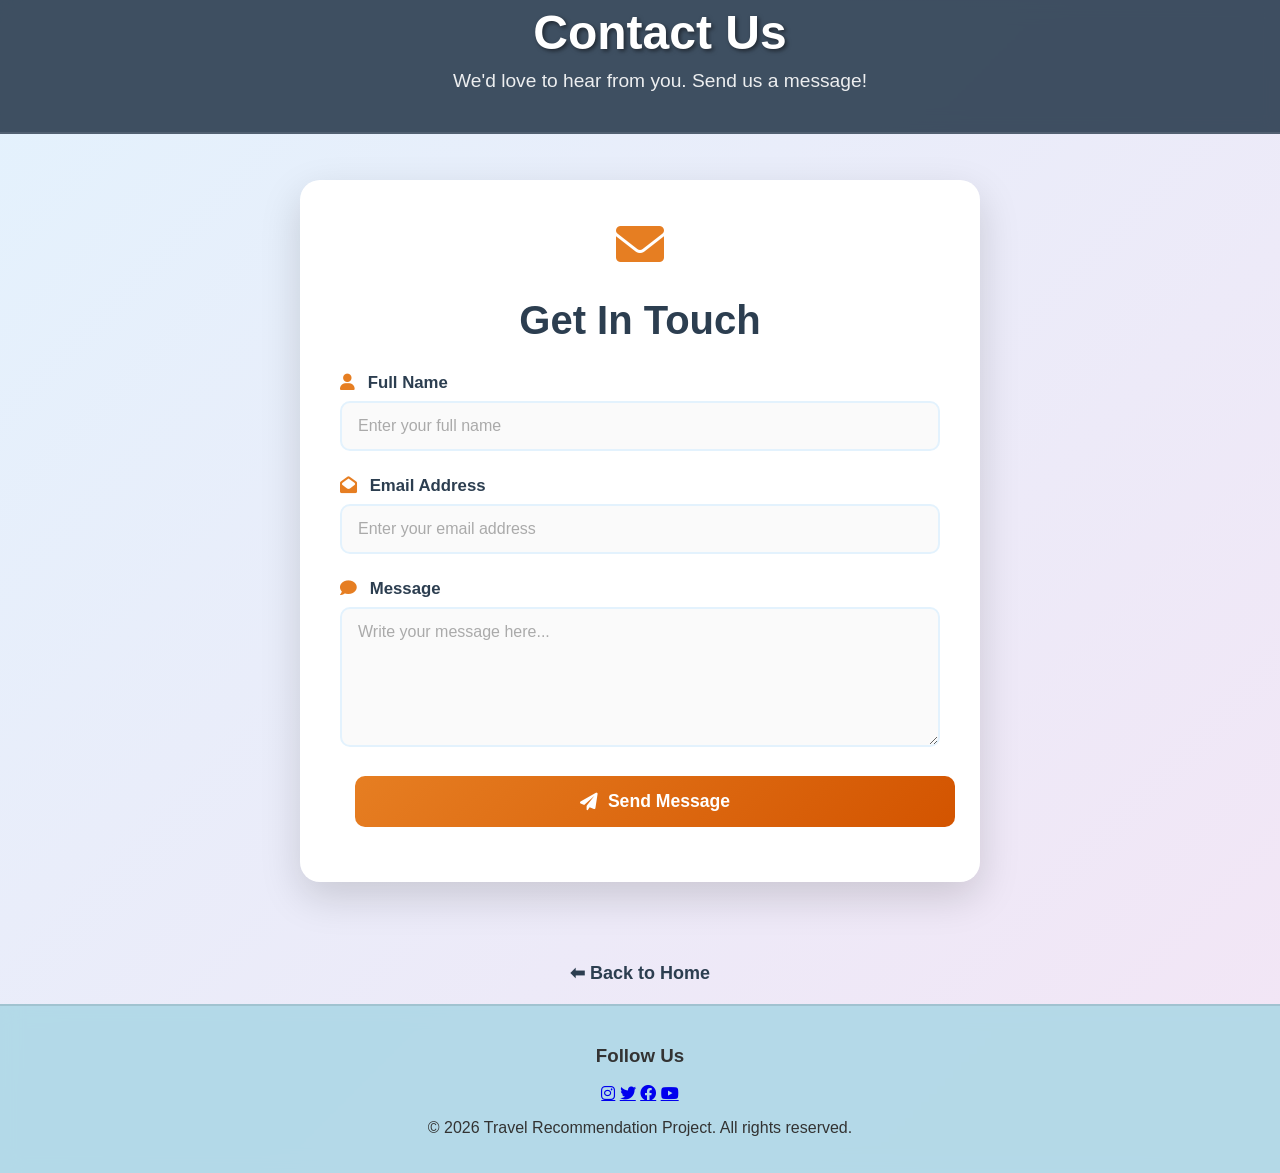
<file: contact.html>
<!DOCTYPE html>
<html lang="en">
<head>
    <meta charset="UTF-8">
    <meta name="viewport" content="width=device-width, initial-scale=1.0">
    <title>Contact Us - Travel Your Way</title>
    <link rel="stylesheet" href="style.css">
    <link rel="stylesheet" href="https://cdnjs.cloudflare.com/ajax/libs/font-awesome/6.0.0-beta3/css/all.min.css">
</head>
<body class="contact-page">

<header>
    <h1>Contact Us</h1>
    <p>We'd love to hear from you. Send us a message!</p>
</header>

<section class="contact-container">
    <div class="contact-card">
        <div class="contact-card-header">
            <i class="fas fa-envelope"></i>
            <h2>Get In Touch</h2>
        </div>
        <form id="contactForm" class="contact-form">
            <div class="form-group">
                <label for="name">
                    <i class="fas fa-user"></i> Full Name
                </label>
                <input 
                    type="text" 
                    id="name" 
                    name="name" 
                    placeholder="Enter your full name" 
                    required
                >
            </div>

            <div class="form-group">
                <label for="email">
                    <i class="fas fa-envelope-open"></i> Email Address
                </label>
                <input 
                    type="email" 
                    id="email" 
                    name="email" 
                    placeholder="Enter your email address" 
                    required
                >
            </div>

            <div class="form-group">
                <label for="message">
                    <i class="fas fa-comment"></i> Message
                </label>
                <textarea 
                    id="message" 
                    name="message" 
                    rows="5" 
                    placeholder="Write your message here..." 
                    required
                ></textarea>
            </div>

            <button type="submit" class="submit-btn">
                <i class="fas fa-paper-plane"></i> Send Message
            </button>
        </form>

        <div id="successMessage" class="success-message" style="display: none;">
            <i class="fas fa-check-circle"></i>
            <p>Thank you! Your message has been sent successfully.</p>
        </div>
    </div>
</section>

<a href="index.html" class="back">⬅ Back to Home</a>

<footer>
    <div class="footer-content">
        <div class="footer-section">
            <h3>Follow Us</h3>
            <div class="social-media">
                <a href="#" class="fab fa-instagram"></a>
                <a href="#" class="fab fa-twitter"></a>
                <a href="#" class="fab fa-facebook"></a>
                <a href="#" class="fab fa-youtube"></a>
            </div>
        </div>
    </div>
    <p>© 2026 Travel Recommendation Project. All rights reserved.</p>
</footer>

<script src="script.js"></script>
<script>
    // Contact Form Handler
    document.getElementById('contactForm').addEventListener('submit', function(e) {
        e.preventDefault();
        
        const form = this;
        const successMessage = document.getElementById('successMessage');
        
        // Get form values
        const name = document.getElementById('name').value;
        const email = document.getElementById('email').value;
        const message = document.getElementById('message').value;
        
        // Here you would typically send the data to a server
        // For now, we'll just show a success message
        console.log('Form submitted with:', { name, email, message });
        
        // Show success message
        form.style.display = 'none';
        successMessage.style.display = 'block';
        
        // Reset form
        form.reset();
        
        // Optionally, redirect or refresh after a delay
        setTimeout(() => {
            form.style.display = 'block';
            successMessage.style.display = 'none';
        }, 3000);
    });
</script>

</body>
</html>
</file>
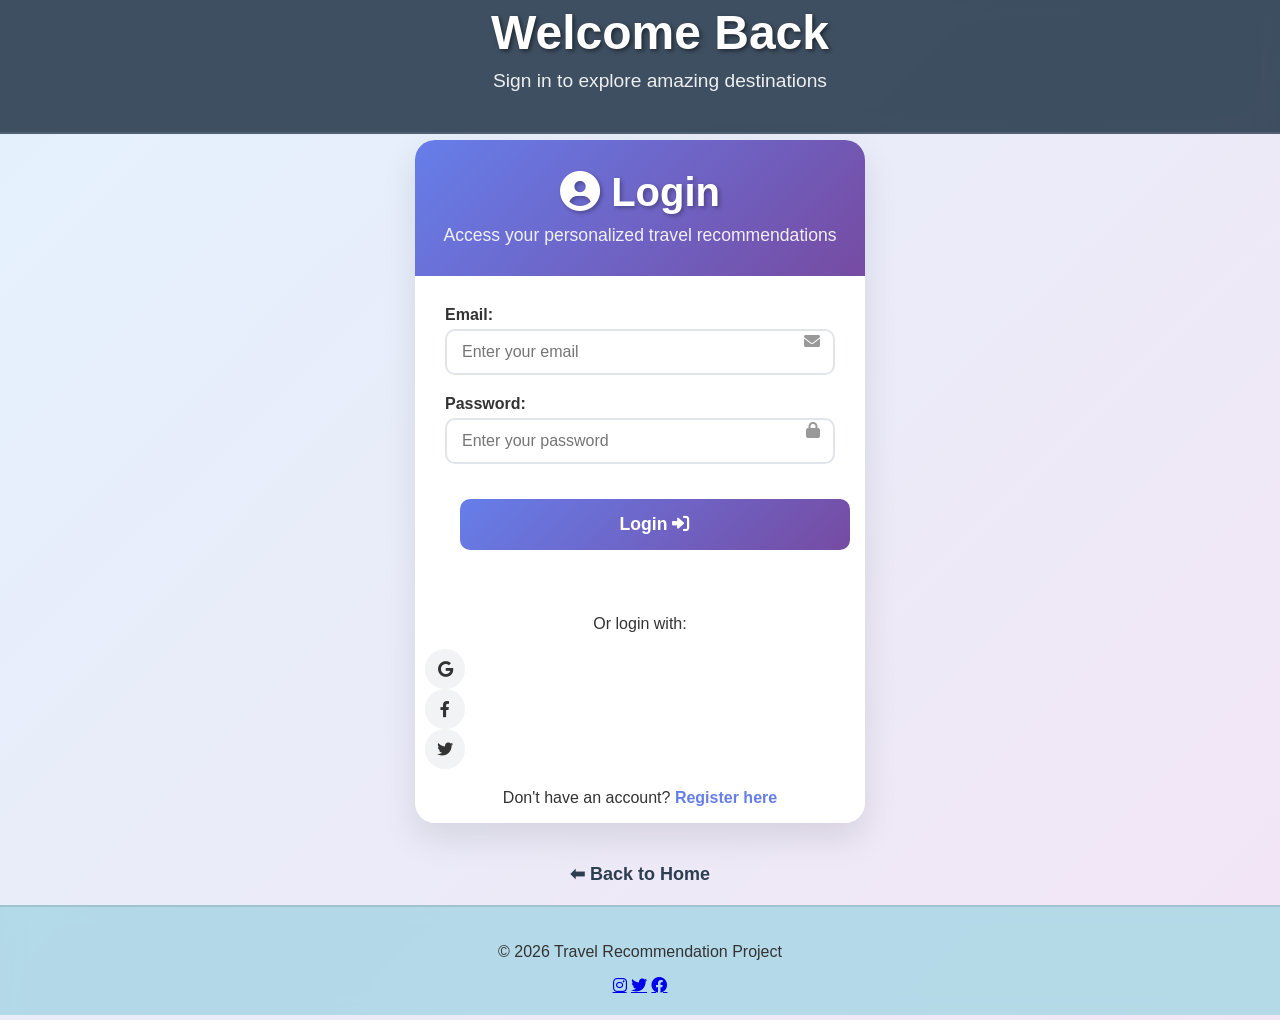
<file: explore.html>
<!DOCTYPE html>
<html lang="en">
<head>
    <meta charset="UTF-8">
    <title>Explore Destinations - Travel Your Way</title>
    <link rel="stylesheet" href="style.css">
    <link rel="stylesheet" href="https://cdnjs.cloudflare.com/ajax/libs/font-awesome/6.0.0-beta3/css/all.min.css">
</head>
<body class="explore-page">

<nav>
    <div class="nav-container">
        <div class="logo">
            <i class="fas fa-globe"></i> Travel Your Way
        </div>
<ul class="nav-links">
            <li><a href="index.html">Home</a></li>
            <li><a href="pricing.html">Pricing</a></li>
            <li><a href="explore.html">Explore</a></li>
            <li><a href="itinerary.html">Itinerary</a></li>
            <li><a href="contact.html" target="_blank">Contact</a></li>
        </ul>
    </div>
</nav>

<section class="container">

    <div class="section-title">
        <h2>Affordable Flight Bookings</h2>
        <p>Book your flights at the best prices with these top booking platforms</p>
    </div>

    <div class="flight-card">
        <div class="flight-icon">
            <i class="fas fa-plane-departure"></i>
        </div>
        <h3>Skyscanner</h3>
        <p>Compares prices from hundreds of airlines and travel sites</p>
        <a href="https://www.skyscanner.com" target="_blank"><button>Book Now</button></a>
        <span class="flight-badge">Best Price Guarantee</span>
    </div>

    <div class="flight-card">
        <div class="flight-icon">
            <i class="fas fa-search-dollar"></i>
        </div>
        <h3>Google Flights</h3>
        <p>Smart search with price tracking and flexible date options</p>
        <a href="https://www.google.com/travel/flights" target="_blank"><button>Book Now</button></a>
        <span class="flight-badge">Price Alerts</span>
    </div>

    <div class="flight-card">
        <div class="flight-icon">
            <i class="fas fa-tags"></i>
        </div>
        <h3>Kayak</h3>
        <p>Comprehensive search with 'Explore' feature for budget destinations</p>
        <a href="https://www.kayak.com" target="_blank"><button>Book Now</button></a>
        <span class="flight-badge">No Hidden Fees</span>
    </div>

    <div class="flight-card">
        <div class="flight-icon">
            <i class="fas fa-percentage"></i>
        </div>
        <h3>Momondo</h3>
        <p>Finds the cheapest flights with unique price insight technology</p>
        <a href="https://www.momondo.com" target="_blank"><button>Book Now</button></a>
        <span class="flight-badge">Cheapest Deals</span>
    </div>

<div class="flight-card">
        <div class="flight-icon">
            <i class="fas fa-plane"></i>
        </div>
        <h3>Expedia</h3>
        <p>Bundle flights + hotels for extra savings and rewards</p>
        <a href="https://www.expedia.com" target="_blank"><button>Book Now</button></a>
        <span class="flight-badge">10% Off Bundles</span>
    </div>

    <div class="logout-container">
        <button id="logoutBtn" class="logout-button">Logout</button>
    </div>

</section>

<footer>
    <div class="footer-content">
        <div class="footer-section">
            <h3>Follow Us</h3>
            <div class="social-media">
                <a href="#" class="fab fa-instagram"></a>
                <a href="#" class="fab fa-twitter"></a>
                <a href="#" class="fab fa-facebook"></a>
                <a href="#" class="fab fa-youtube"></a>
            </div>
        </div>
    </div>
    <p>&copy; 2026 Travel Recommendation Project. All rights reserved.</p>
</footer>

<script src="script.js"></script>
<script>
    // Check if user is logged in
    document.addEventListener('DOMContentLoaded', function() {
        const isLoggedIn = localStorage.getItem('isLoggedIn');
        
        if (!isLoggedIn) {
            // If not logged in, redirect to login page
            window.location.href = 'login.html';
        }

// Logout functionality
        document.getElementById('logoutBtn').addEventListener('click', function(e) {
            e.preventDefault();
            localStorage.removeItem('isLoggedIn');
            window.location.href = 'index.html';
        });
    });
</script>

</body>
</html>
</file>
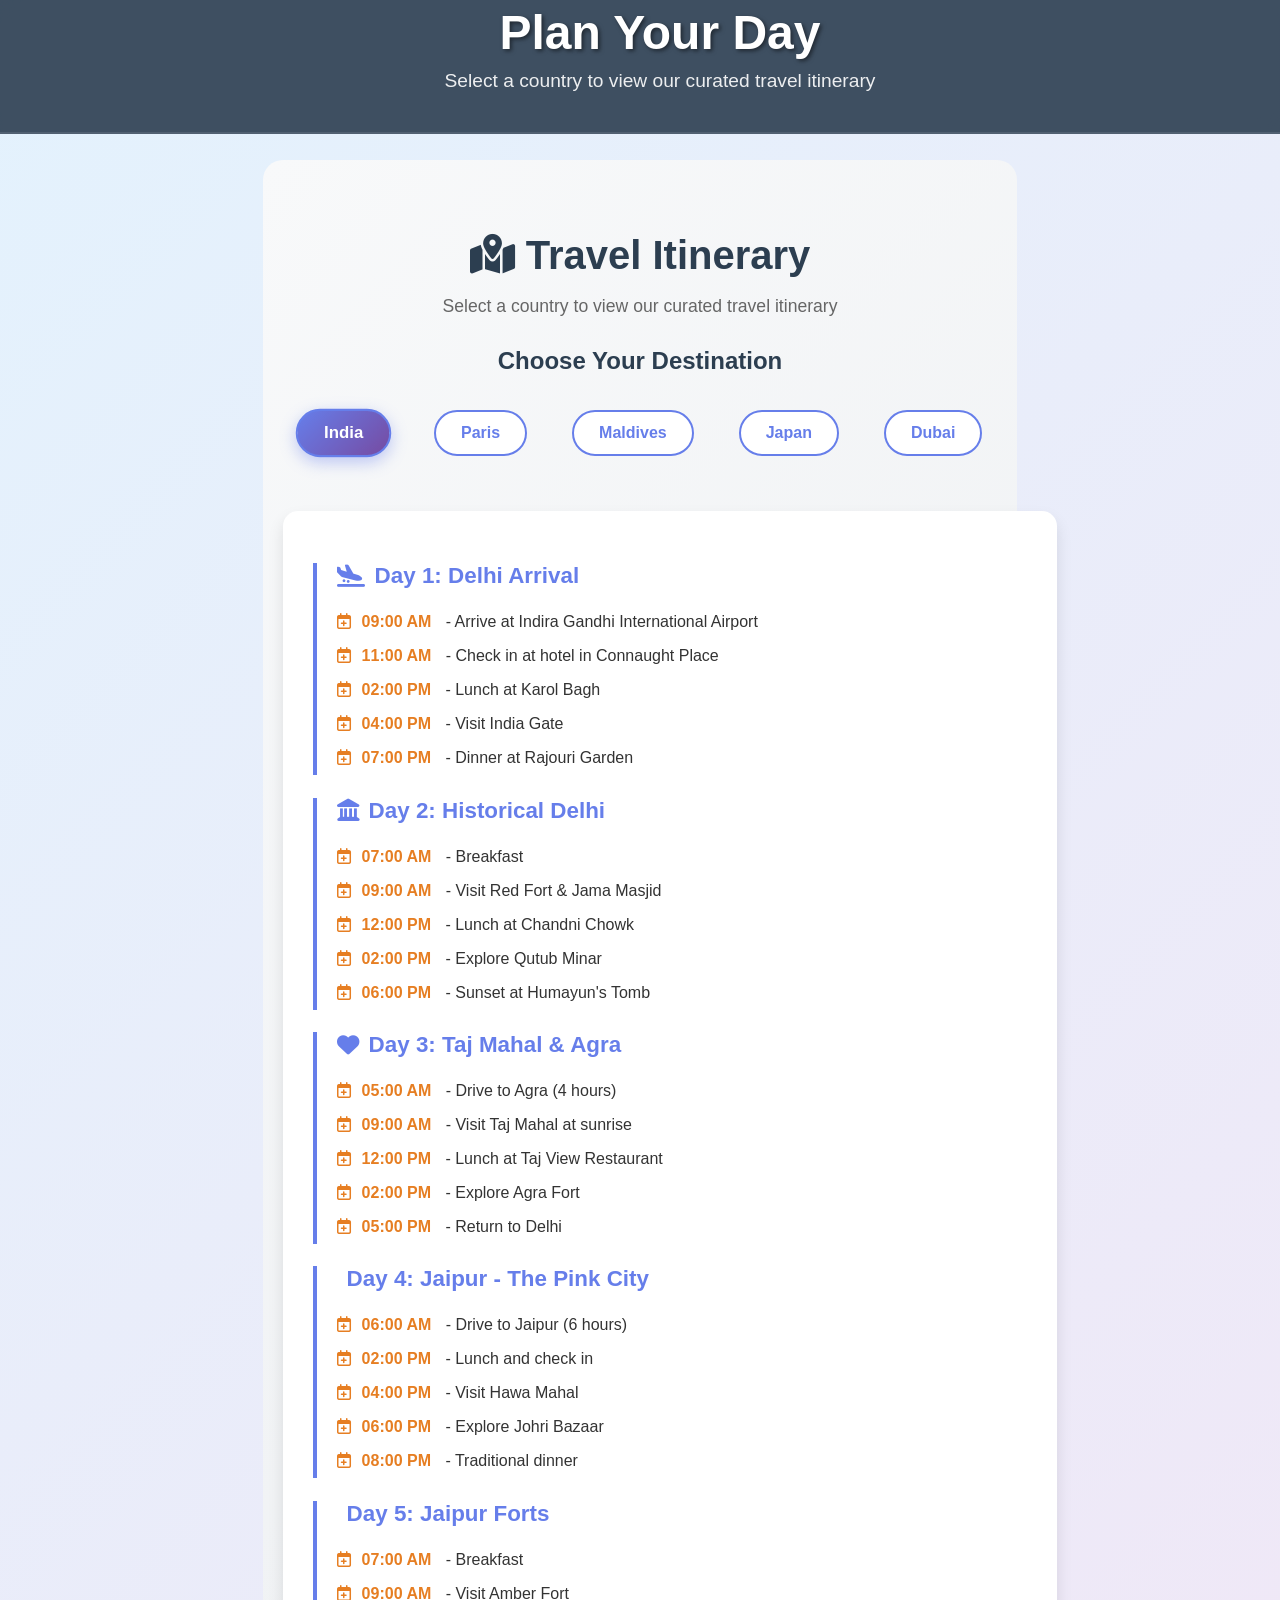
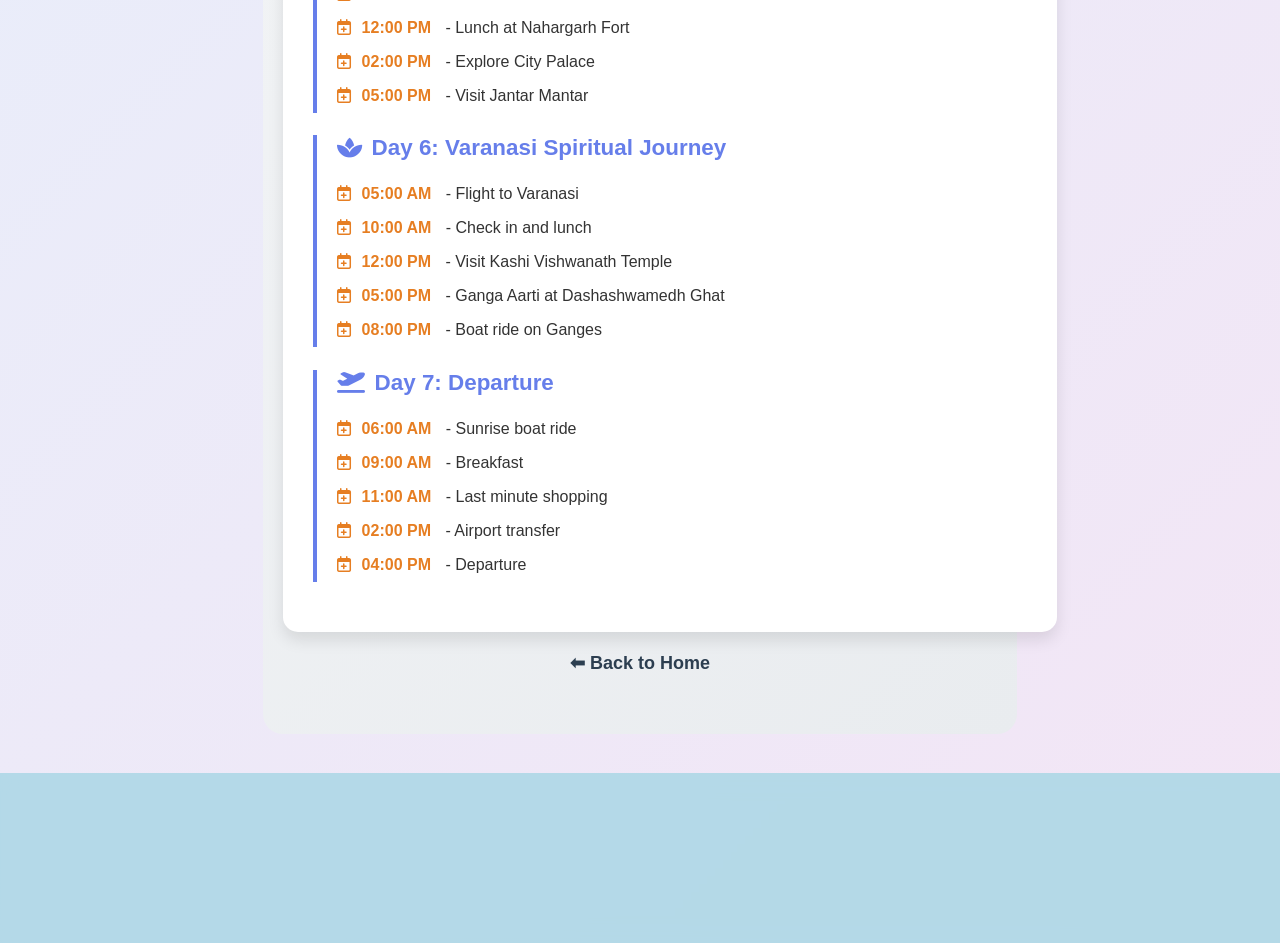
<file: itinerary.html>
<!DOCTYPE html>
<html lang="en">
<head>
    <meta charset="UTF-8">
    <title>Travel Itinerary - Travel Your Way</title>
    <link rel="stylesheet" href="style.css">
    <link rel="stylesheet" href="https://cdnjs.cloudflare.com/ajax/libs/font-awesome/6.0.0-beta3/css/all.min.css">
    <style>
        body.itinerary-page {
            padding-top: 70px;
        }
        .itinerary-container {
            background: linear-gradient(135deg, #f8f9fa 0%, #e9ecef 100%);
            padding: 40px 20px;
            margin: 20px auto;
            border-radius: 20px;
            max-width: 1200px;
        }
        .itinerary-header {
            text-align: center;
            margin-bottom: 30px;
        }
        .itinerary-header h2 {
            color: #2c3e50;
            font-size: 2.5em;
            margin-bottom: 10px;
            animation: fadeInDown 0.8s ease;
        }
        .itinerary-header p {
            color: #666;
            font-size: 1.1em;
            animation: fadeInDown 0.8s ease 0.2s both;
        }
        
        /* Country Selection */
        .country-selector {
            text-align: center;
            margin-bottom: 40px;
            animation: fadeInUp 0.8s ease 0.4s both;
        }
        .country-selector h3 {
            color: #2c3e50;
            margin-bottom: 20px;
            font-size: 1.5em;
        }
        .country-buttons {
            display: flex;
            justify-content: center;
            flex-wrap: wrap;
            gap: 15px;
        }
        .country-btn {
            background: white;
            border: 2px solid #667eea;
            color: #667eea;
            padding: 12px 25px;
            border-radius: 30px;
            font-size: 1em;
            font-weight: bold;
            cursor: pointer;
            transition: all 0.3s ease;
        }
        .country-btn:hover, .country-btn.active {
            background: linear-gradient(135deg, #667eea 0%, #764ba2 100%);
            color: white;
            transform: scale(1.05);
            box-shadow: 0 5px 15px rgba(102, 126, 234, 0.4);
        }
        
        /* Itinerary Card */
        .itinerary-card {
            background: white;
            width: 100%;
            max-width: 800px;
            margin: 0 auto;
            border-radius: 15px;
            padding: 30px;
            box-shadow: 0 8px 16px rgba(0,0,0,0.1);
            display: none;
            animation: slideIn 0.5s ease;
        }
        .itinerary-card.show {
            display: block;
        }
        
        .day-plan {
            border-left: 4px solid #667eea;
            padding-left: 20px;
            margin: 20px 0;
            animation: fadeInLeft 0.5s ease;
        }
        .day-plan:nth-child(2) { animation-delay: 0.1s; }
        .day-plan:nth-child(3) { animation-delay: 0.2s; }
        .day-plan:nth-child(4) { animation-delay: 0.3s; }
        .day-plan:nth-child(5) { animation-delay: 0.4s; }
        .day-plan:nth-child(6) { animation-delay: 0.5s; }
        .day-plan:nth-child(7) { animation-delay: 0.6s; }
        
        .day-plan h3 {
            color: #667eea;
            font-size: 1.4em;
            margin-bottom: 10px;
            display: flex;
            align-items: center;
            gap: 10px;
        }
        .day-plan ul {
            list-style: none;
            padding: 0;
        }
        .day-plan li {
            padding: 8px 0;
            color: #333;
            position: relative;
            padding-left: 25px;
            transition: all 0.3s ease;
        }
        .day-plan li:hover {
            padding-left: 35px;
            color: #667eea;
        }
        .day-plan li::before {
            content: '\f271';
            font-family: 'Font Awesome 5 Free';
            position: absolute;
            left: 0;
            color: #e67e22;
        }
        .activity-time {
            font-weight: bold;
            color: #e67e22;
            margin-right: 10px;
        }
        
        /* Animations */
        @keyframes fadeInDown {
            from {
                opacity: 0;
                transform: translateY(-30px);
            }
            to {
                opacity: 1;
                transform: translateY(0);
            }
        }
        
        @keyframes fadeInUp {
            from {
                opacity: 0;
                transform: translateY(30px);
            }
            to {
                opacity: 1;
                transform: translateY(0);
            }
        }
        
        @keyframes slideIn {
            from {
                opacity: 0;
                transform: translateX(-50px);
            }
            to {
                opacity: 1;
                transform: translateX(0);
            }
        }
        
        @keyframes fadeInLeft {
            from {
                opacity: 0;
                transform: translateX(-30px);
            }
            to {
                opacity: 1;
                transform: translateX(0);
            }
        }
        
/* Responsive */
        @media (max-width: 768px) {
            .country-buttons {
                flex-direction: column;
                align-items: center;
            }
            .country-btn {
                width: 200px;
            }
        }
        
        /* Back to Home Button */
        .back-to-home {
            display: inline-flex;
            align-items: center;
            gap: 8px;
            background: linear-gradient(135deg, #667eea 0%, #764ba2 100%);
            color: white;
            padding: 12px 25px;
            border-radius: 30px;
            text-decoration: none;
            font-weight: bold;
            margin-bottom: 20px;
            transition: all 0.3s ease;
        }
        .back-to-home:hover {
            transform: scale(1.05);
            box-shadow: 0 5px 15px rgba(102, 126, 234, 0.4);
        }
    </style>
</head>
<body class="pricing-page">

<header>
    <h1>Plan Your Day</h1>
    <p>Select a country to view our curated travel itinerary</p>
</header>

<section class="container">
    <div class="itinerary-container">
        <div class="itinerary-header">
            <h2><i class="fas fa-map-marked-alt"></i> Travel Itinerary</h2>
            <p>Select a country to view our curated travel itinerary</p>
        </div>

        <div class="country-selector">
            <h3>Choose Your Destination</h3>
            <div class="country-buttons">
                <button class="country-btn active" data-country="india">India</button>
                <button class="country-btn" data-country="paris">Paris</button>
                <button class="country-btn" data-country="maldives">Maldives</button>
                <button class="country-btn" data-country="japan">Japan</button>
                <button class="country-btn" data-country="dubai">Dubai</button>
            </div>
        </div>

        <!-- India Itinerary -->
        <div class="itinerary-card show" id="india-itinerary">
            <div class="day-plan">
                <h3><i class="fas fa-plane-arrival"></i> Day 1: Delhi Arrival</h3>
                <ul>
                    <li><span class="activity-time">09:00 AM</span> - Arrive at Indira Gandhi International Airport</li>
                    <li><span class="activity-time">11:00 AM</span> - Check in at hotel in Connaught Place</li>
                    <li><span class="activity-time">02:00 PM</span> - Lunch at Karol Bagh</li>
                    <li><span class="activity-time">04:00 PM</span> - Visit India Gate</li>
                    <li><span class="activity-time">07:00 PM</span> - Dinner at Rajouri Garden</li>
                </ul>
            </div>

            <div class="day-plan">
                <h3><i class="fas fa-landmark"></i> Day 2: Historical Delhi</h3>
                <ul>
                    <li><span class="activity-time">07:00 AM</span> - Breakfast</li>
                    <li><span class="activity-time">09:00 AM</span> - Visit Red Fort & Jama Masjid</li>
                    <li><span class="activity-time">12:00 PM</span> - Lunch at Chandni Chowk</li>
                    <li><span class="activity-time">02:00 PM</span> - Explore Qutub Minar</li>
                    <li><span class="activity-time">06:00 PM</span> - Sunset at Humayun's Tomb</li>
                </ul>
            </div>

            <div class="day-plan">
                <h3><i class="fas fa-heart"></i> Day 3: Taj Mahal & Agra</h3>
                <ul>
                    <li><span class="activity-time">05:00 AM</span> - Drive to Agra (4 hours)</li>
                    <li><span class="activity-time">09:00 AM</span> - Visit Taj Mahal at sunrise</li>
                    <li><span class="activity-time">12:00 PM</span> - Lunch at Taj View Restaurant</li>
                    <li><span class="activity-time">02:00 PM</span> - Explore Agra Fort</li>
                    <li><span class="activity-time">05:00 PM</span> - Return to Delhi</li>
                </ul>
            </div>

            <div class="day-plan">
                <h3><i class="fas fa-temple-hindu"></i> Day 4: Jaipur - The Pink City</h3>
                <ul>
                    <li><span class="activity-time">06:00 AM</span> - Drive to Jaipur (6 hours)</li>
                    <li><span class="activity-time">02:00 PM</span> - Lunch and check in</li>
                    <li><span class="activity-time">04:00 PM</span> - Visit Hawa Mahal</li>
                    <li><span class="activity-time">06:00 PM</span> - Explore Johri Bazaar</li>
                    <li><span class="activity-time">08:00 PM</span> - Traditional dinner</li>
                </ul>
            </div>

            <div class="day-plan">
                <h3><i class="fas fa-castle"></i> Day 5: Jaipur Forts</h3>
                <ul>
                    <li><span class="activity-time">07:00 AM</span> - Breakfast</li>
                    <li><span class="activity-time">09:00 AM</span> - Visit Amber Fort</li>
                    <li><span class="activity-time">12:00 PM</span> - Lunch at Nahargarh Fort</li>
                    <li><span class="activity-time">02:00 PM</span> - Explore City Palace</li>
                    <li><span class="activity-time">05:00 PM</span> - Visit Jantar Mantar</li>
                </ul>
            </div>

            <div class="day-plan">
                <h3><i class="fas fa-spa"></i> Day 6: Varanasi Spiritual Journey</h3>
                <ul>
                    <li><span class="activity-time">05:00 AM</span> - Flight to Varanasi</li>
                    <li><span class="activity-time">10:00 AM</span> - Check in and lunch</li>
                    <li><span class="activity-time">12:00 PM</span> - Visit Kashi Vishwanath Temple</li>
                    <li><span class="activity-time">05:00 PM</span> - Ganga Aarti at Dashashwamedh Ghat</li>
                    <li><span class="activity-time">08:00 PM</span> - Boat ride on Ganges</li>
                </ul>
            </div>

            <div class="day-plan">
                <h3><i class="fas fa-plane-departure"></i> Day 7: Departure</h3>
                <ul>
                    <li><span class="activity-time">06:00 AM</span> - Sunrise boat ride</li>
                    <li><span class="activity-time">09:00 AM</span> - Breakfast</li>
                    <li><span class="activity-time">11:00 AM</span> - Last minute shopping</li>
                    <li><span class="activity-time">02:00 PM</span> - Airport transfer</li>
                    <li><span class="activity-time">04:00 PM</span> - Departure</li>
                </ul>
            </div>
        </div>

        <!-- Paris Itinerary -->
        <div class="itinerary-card" id="paris-itinerary">
            <div class="day-plan">
                <h3><i class="fas fa-plane-arrival"></i> Day 1: Arrival in Paris</h3>
                <ul>
                    <li><span class="activity-time">10:00 AM</span> - Arrive at Charles de Gaulle Airport</li>
                    <li><span class="activity-time">12:00 PM</span> - Check in at hotel near Champs-Élysées</li>
                    <li><span class="activity-time">02:00 PM</span> - Lunch at Café de Flore</li>
                    <li><span class="activity-time">04:00 PM</span> - Walk along Champs-Élysées</li>
                    <li><span class="activity-time">07:00 PM</span> - Dinner at Montmartre</li>
                </ul>
            </div>

            <div class="day-plan">
                <h3><i class="fas fa-eiffel-tower"></i> Day 2: Eiffel Tower & Seine</h3>
                <ul>
                    <li><span class="activity-time">08:00 AM</span> - Breakfast at hotel</li>
                    <li><span class="activity-time">10:00 AM</span> - Visit Eiffel Tower</li>
                    <li><span class="activity-time">01:00 PM</span> - Lunch at Trocadéro</li>
                    <li><span class="activity-time">03:00 PM</span> - Seine River Cruise</li>
                    <li><span class="activity-time">07:00 PM</span> - Dinner cruise on Seine</li>
                </ul>
            </div>

            <div class="day-plan">
                <h3><i class="fas fa-palette"></i> Day 3: Art & Culture</h3>
                <ul>
                    <li><span class="activity-time">08:00 AM</span> - Early entry to Louvre Museum</li>
                    <li><span class="activity-time">12:00 PM</span> - Lunch at Louvre courtyard</li>
                    <li><span class="activity-time">02:00 PM</span> - Visit Musée d'Orsay</li>
                    <li><span class="activity-time">05:00 PM</span> - Explore Tuileries Garden</li>
                    <li><span class="activity-time">07:00 PM</span> - Dinner at Latin Quarter</li>
                </ul>
            </div>

            <div class="day-plan">
                <h3><i class="fas fa-church"></i> Day 4: Historic Paris</h3>
                <ul>
                    <li><span class="activity-time">09:00 AM</span> - Visit Notre-Dame (exterior)</li>
                    <li><span class="activity-time">11:00 AM</span> - Explore Île de la Cité</li>
                    <li><span class="activity-time">01:00 PM</span> - Lunch at Le Marais</li>
                    <li><span class="activity-time">03:00 PM</span> - Visit Panthéon</li>
                    <li><span class="activity-time">06:00 PM</span> - Sunset at Sacré-Cœur</li>
                </ul>
            </div>

            <div class="day-plan">
                <h3><i class="fas fa-shopping-bag"></i> Day 5: Shopping & Fashion</h3>
                <ul>
                    <li><span class="activity-time">10:00 AM</span> - Shopping at Galeries Lafayette</li>
                    <li><span class="activity-time">01:00 PM</span> - Lunch at rooftop restaurant</li>
                    <li><span class="activity-time">03:00 PM</span> - Explore Saint-Germain-des-Prés</li>
                    <li><span class="activity-time">05:00 PM</span> - Visit Musée Picasso</li>
                    <li><span class="activity-time">08:00 PM</span> - Farewell dinner at Eiffel Tower restaurant</li>
                </ul>
            </div>

            <div class="day-plan">
                <h3><i class="fas fa-train"></i> Day 6: Versailles Day Trip</h3>
                <ul>
                    <li><span class="activity-time">08:00 AM</span> - Day trip to Palace of Versailles</li>
                    <li><span class="activity-time">10:00 AM</span> - Explore Palace of Versailles</li>
                    <li><span class="activity-time">01:00 PM</span> - Lunch in Versailles gardens</li>
                    <li><span class="activity-time">03:00 PM</span> - Visit Trianon Estate</li>
                    <li><span class="activity-time">06:00 PM</span> - Return to Paris</li>
                </ul>
            </div>

            <div class="day-plan">
                <h3><i class="fas fa-plane-departure"></i> Day 7: Departure</h3>
                <ul>
                    <li><span class="activity-time">08:00 AM</span> - Breakfast</li>
                    <li><span class="activity-time">10:00 AM</span> - Last minute shopping</li>
                    <li><span class="activity-time">12:00 PM</span> - Check out</li>
                    <li><span class="activity-time">02:00 PM</span> - Airport transfer</li>
                    <li><span class="activity-time">04:00 PM</span> - Departure</li>
                </ul>
            </div>
        </div>

        <!-- Maldives Itinerary -->
        <div class="itinerary-card" id="maldives-itinerary">
            <div class="day-plan">
                <h3><i class="fas fa-plane-arrival"></i> Day 1: Arrival in Paradise</h3>
                <ul>
                    <li><span class="activity-time">11:00 AM</span> - Arrive at Velana International Airport</li>
                    <li><span class="activity-time">12:00 PM</span> - Speed boat to resort</li>
                    <li><span class="activity-time">02:00 PM</span> - Check in to overwater villa</li>
                    <li><span class="activity-time">04:00 PM</span> - Explore resort island</li>
                    <li><span class="activity-time">07:00 PM</span> - Welcome dinner on beach</li>
                </ul>
            </div>

            <div class="day-plan">
                <h3><i class="fas fa-swimming-pool"></i> Day 2: Beach & Relaxation</h3>
                <ul>
                    <li><span class="activity-time">07:00 AM</span> - Sunrise beach walk</li>
                    <li><span class="activity-time">09:00 AM</span> - Breakfast</li>
                    <li><span class="activity-time">11:00 AM</span> - Swimming in turquoise lagoon</li>
                    <li><span class="activity-time">02:00 PM</span> - Lunch at beach restaurant</li>
                    <li><span class="activity-time">04:00 PM</span> - Spa treatment</li>
                </ul>
            </div>

            <div class="day-plan">
                <h3><i class="fas fa-fish"></i> Day 3: Snorkeling Adventure</h3>
                <ul>
                    <li><span class="activity-time">08:00 AM</span> - Snorkeling trip to coral reef</li>
                    <li><span class="activity-time">11:00 AM</span> - Visit manta ray point</li>
                    <li><span class="activity-time">01:00 PM</span> - BBQ lunch on sandbank</li>
                    <li><span class="activity-time">03:00 PM</span> - Afternoon nap</li>
                    <li><span class="activity-time">06:00 PM</span> - Sunset dolphin cruise</li>
                </ul>
            </div>

            <div class="day-plan">
                <h3><i class="fas fa-water"></i> Day 4: Water Sports</h3>
                <ul>
                    <li><span class="activity-time">08:00 AM</span> - Jet skiing</li>
                    <li><span class="activity-time">10:00 AM</span> - Kayaking</li>
                    <li><span class="activity-time">12:00 PM</span> - Lunch</li>
                    <li><span class="activity-time">02:00 PM</span> - Wind surfing</li>
                    <li><span class="activity-time">05:00 PM</span> - Beach volleyball</li>
                </ul>
            </div>

            <div class="day-plan">
                <h3><i class="fas fa-ship"></i> Day 5: Island Hopping</h3>
                <ul>
                    <li><span class="activity-time">09:00 AM</span> - Visit local inhabited island</li>
                    <li><span class="activity-time">11:00 AM</span> - Explore Male city</li>
                    <li><span class="activity-time">01:00 PM</span> - Local fish market lunch</li>
                    <li><span class="activity-time">03:00 PM</span> - Visit President's office</li>
                    <li><span class="activity-time">05:00 PM</span> - Return to resort</li>
                </ul>
            </div>

            <div class="day-plan">
                <h3><i class="fas fa-moon"></i> Day 6: Night Fishing & Romance</h3>
                <ul>
                    <li><span class="activity-time">09:00 AM</span> - Private snorkeling trip</li>
                    <li><span class="activity-time">12:00 PM</span> - Seafood lunch</li>
                    <li><span class="activity-time">03:00 PM</span> - Sunset photography session</li>
                    <li><span class="activity-time">07:00 PM</span> - Night fishing expedition</li>
                    <li><span class="activity-time">09:00 PM</span> - Candlelight dinner on beach</li>
                </ul>
            </div>

            <div class="day-plan">
                <h3><i class="fas fa-plane-departure"></i> Day 7: Departure</h3>
                <ul>
                    <li><span class="activity-time">08:00 AM</span> - Last sunrise swim</li>
                    <li><span class="activity-time">10:00 AM</span> - Breakfast</li>
                    <li><span class="activity-time">12:00 PM</span> - Check out</li>
                    <li><span class="activity-time">02:00 PM</span> - Speed boat to airport</li>
                    <li><span class="activity-time">04:00 PM</span> - Departure</li>
                </ul>
            </div>
        </div>

        <!-- Japan Itinerary -->
        <div class="itinerary-card" id="japan-itinerary">
            <div class="day-plan">
                <h3><i class="fas fa-plane-arrival"></i> Day 1: Tokyo Arrival</h3>
                <ul>
                    <li><span class="activity-time">10:00 AM</span> - Arrive at Narita/Haneda Airport</li>
                    <li><span class="activity-time">12:00 PM</span> - Travel to hotel in Shinjuku</li>
                    <li><span class="activity-time">02:00 PM</span> - Lunch at Ichiran Ramen</li>
                    <li><span class="activity-time">04:00 PM</span> - Explore Shinjuku</li>
                    <li><span class="activity-time">07:00 PM</span> - Dinner at Omoide Yokocho</li>
                </ul>
            </div>

            <div class="day-plan">
                <h3><i class="fas fa-torii-gate"></i> Day 2: Traditional Tokyo</h3>
                <ul>
                    <li><span class="activity-time">07:00 AM</span> - Visit Senso-ji Temple</li>
                    <li><span class="activity-time">10:00 AM</span> - Explore Nakamise Street</li>
                    <li><span class="activity-time">12:00 PM</span> - Lunch in Asakusa</li>
                    <li><span class="activity-time">02:00 PM</span> - Visit Ueno Park</li>
                    <li><span class="activity-time">06:00 PM</span> - Akihabara exploration</li>
                </ul>
            </div>

            <div class="day-plan">
                <h3><i class="fas fa-mountain"></i> Day 3: Mount Fuji</h3>
                <ul>
                    <li><span class="activity-time">06:00 AM</span> - Bullet train to Fuji</li>
                    <li><span class="activity-time">09:00 AM</span> - Visit Mount Fuji 5th Station</li>
                    <li><span class="activity-time">12:00 PM</span> - Lunch with Mt. Fuji view</li>
                    <li><span class="activity-time">02:00 PM</span> - Lake Kawaguchi cruise</li>
                    <li><span class="activity-time">05:00 PM</span> - Return to Tokyo</li>
                </ul>
            </div>

            <div class="day-plan">
                <h3><i class="fas fa-train"></i> Day 4: Kyoto Journey</h3>
                <ul>
                    <li><span class="activity-time">07:00 AM</span> - Bullet train to Kyoto</li>
                    <li><span class="activity-time">10:00 AM</span> - Check in at ryokan</li>
                    <li><span class="activity-time">12:00 PM</span> - Lunch at Pontocho Alley</li>
                    <li><span class="activity-time">02:00 PM</span> - Visit Fushimi Inari Shrine</li>
                    <li><span class="activity-time">06:00 PM</span> - Traditional kaiseki dinner</li>
                </ul>
            </div>

            <div class="day-plan">
                <h3><i class="fas fa-leaf"></i> Day 5: Ancient Temples</h3>
                <ul>
                    <li><span class="activity-time">08:00 AM</span> - Visit Kinkaku-ji (Golden Pavilion)</li>
                    <li><span class="activity-time">10:00 AM</span> - Explore Arashiyama Bamboo Grove</li>
                    <li><span class="activity-time">12:00 PM</span> - Lunch in Arashiyama</li>
                    <li><span class="activity-time">02:00 PM</span> - Visit Kiyomizu-dera Temple</li>
                    <li><span class="activity-time">05:00 PM</span> - Gion district walk</li>
                </ul>
            </div>

            <div class="day-plan">
                <h3><i class="fas fa-utensils"></i> Day 6: Osaka Food Adventure</h3>
                <ul>
                    <li><span class="activity-time">08:00 AM</span> - Train to Osaka</li>
                    <li><span class="activity-time">10:00 AM</span> - Visit Osaka Castle</li>
                    <li><span class="activity-time">12:00 PM</span> - Dotonbori food tour</li>
                    <li><span class="activity-time">03:00 PM</span> - Visit Kuromon Market</li>
                    <li><span class="activity-time">06:00 PM</span> - Dinner at Dotonbori</li>
                </ul>
            </div>

            <div class="day-plan">
                <h3><i class="fas fa-plane-departure"></i> Day 7: Departure</h3>
                <ul>
                    <li><span class="activity-time">08:00 AM</span> - Breakfast</li>
                    <li><span class="activity-time">10:00 AM</span> - Last minute shopping</li>
                    <li><span class="activity-time">12:00 PM</span> - Check out</li>
                    <li><span class="activity-time">02:00 PM</span> - Airport transfer</li>
                    <li><span class="activity-time">04:00 PM</span> - Departure</li>
                </ul>
            </div>
        </div>

        <!-- Dubai Itinerary -->
        <div class="itinerary-card" id="dubai-itinerary">
            <div class="day-plan">
                <h3><i class="fas fa-plane-arrival"></i> Day 1: Dubai Arrival</h3>
                <ul>
                    <li><span class="activity-time">10:00 AM</span> - Arrive at Dubai International Airport</li>
                    <li><span class="activity-time">12:00 PM</span> - Check in at hotel in Downtown</li>
                    <li><span class="activity-time">02:00 PM</span> - Lunch at Dubai Mall</li>
                    <li><span class="activity-time">04:00 PM</span> - Visit Dubai Aquarium</li>
                    <li><span class="activity-time">07:00 PM</span> - Dubai Fountain show</li>
                </ul>
            </div>

            <div class="day-plan">
                <h3><i class="fas fa-building"></i> Day 2: Burj Khalifa & Modern Dubai</h3>
                <ul>
                    <li><span class="activity-time">08:00 AM</span> - Early entry to Burj Khalifa</li>
                    <li><span class="activity-time">11:00 AM</span> - Observation deck views</li>
                    <li><span class="activity-time">01:00 PM</span> - Lunch with skyline view</li>
                    <li><span class="activity-time">03:00 PM</span> - Dubai Mall shopping</li>
                    <li><span class="activity-time">07:00 PM</span> - Dinner at Burj Khalifa restaurant</li>
                </ul>
            </div>

            <div class="day-plan">
                <h3><i class="fas fa-umbrella-beach"></i> Day 3: Beach & Marina</h3>
                <ul>
                    <li><span class="activity-time">09:00 AM</span> - JBR Beach morning</li>
                    <li><span class="activity-time">12:00 PM</span> - Lunch at Beach Club</li>
                    <li><span class="activity-time">02:00 PM</span> - Visit Dubai Marina</li>
                    <li><span class="activity-time">04:00 PM</span> - Bluewaters Island</li>
                    <li><span class="activity-time">07:00 PM</span> - Marina yacht dinner</li>
                </ul>
            </div>

            <div class="day-plan">
                <h3><i class="fas fa-truck-monster"></i> Day 4: Desert Safari</h3>
                <ul>
                    <li><span class="activity-time">03:00 PM</span> - Desert safari pickup</li>
                    <li><span class="activity-time">04:00 PM</span> - Dune bashing adventure</li>
                    <li><span class="activity-time">06:00 PM</span> - Sunset photography</li>
                    <li><span class="activity-time">07:00 PM</span> - Bedouin camp dinner</li>
                    <li><span class="activity-time">09:00 PM</span> - Return to hotel</li>
                </ul>
            </div>

            <div class="day-plan">
                <h3><i class="fas fa-landmark"></i> Day 5: Old Dubai</h3>
                <ul>
                    <li><span class="activity-time">08:00 AM</span> - Visit Gold Souk</li>
                    <li><span class="activity-time">10:00 AM</span> - Spice Souk exploration</li>
                    <li><span class="activity-time">12:00 PM</span> - Lunch at local restaurant</li>
                    <li><span class="activity-time">02:00 PM</span> - Abra ride across creek</li>
                    <li><span class="activity-time">04:00 PM</span> - Visit Dubai Museum</li>
                </ul>
            </div>

            <div class="day-plan">
                <h3><i class="fas fa-island"></i> Day 6: Palm Jumeirah</h3>
                <ul>
                    <li><span class="activity-time">10:00 AM</span> - Visit Atlantis The Palm</li>
                    <li><span class="activity-time">12:00 PM</span> - Aquaventure Waterpark</li>
                    <li><span class="activity-time">02:00 PM</span> - Lunch at Palm</li>
                    <li><span class="activity-time">04:00 PM</span> - Beach relaxation</li>
                    <li><span class="activity-time">07:00 PM</span> - Sunset at The Pointe</li>
                </ul>
            </div>

            <div class="day-plan">
                <h3><i class="fas fa-plane-departure"></i> Day 7: Departure</h3>
                <ul>
                    <li><span class="activity-time">09:00 AM</span> - Breakfast</li>
                    <li><span class="activity-time">11:00 AM</span> - Last minute shopping</li>
                    <li><span class="activity-time">01:00 PM</span> - Check out</li>
                    <li><span class="activity-time">03:00 PM</span> - Airport transfer</li>
                    <li><span class="activity-time">05:00 PM</span> - Departure</li>
                </ul>
            </div>
        </div>

        <a href="index.html" class="back">⬅ Back to Home</a>
    </div>
</section>

<footer>
    <div class="footer-content">
        <div class="footer-section">
            <h3>Follow Us</h3>
            <div class="social-media">
                <a href="#" class="fab fa-instagram"></a>
                <a href="#" class="fab fa-twitter"></a>
                <a href="#" class="fab fa-facebook"></a>
                <a href="#" class="fab fa-youtube"></a>
            </div>
        </div>
    </div>
    <p>&copy; 2026 Travel Recommendation Project. All rights reserved.</p>
</footer>

<script src="script.js"></script>
<script>
    // Country selection functionality
    document.addEventListener('DOMContentLoaded', function() {
        const countryButtons = document.querySelectorAll('.country-btn');
        const itineraryCards = document.querySelectorAll('.itinerary-card');
        
        countryButtons.forEach(button => {
            button.addEventListener('click', function() {
                // Remove active class from all buttons
                countryButtons.forEach(btn => btn.classList.remove('active'));
                // Add active to clicked button
                this.classList.add('active');
                
                // Hide all itinerary cards
                itineraryCards.forEach(card => card.classList.remove('show'));
                
                // Show selected country itinerary
                const country = this.dataset.country;
                document.getElementById(country + '-itinerary').classList.add('show');
            });
        });
    });
</script>

</body>
</html>
</file>
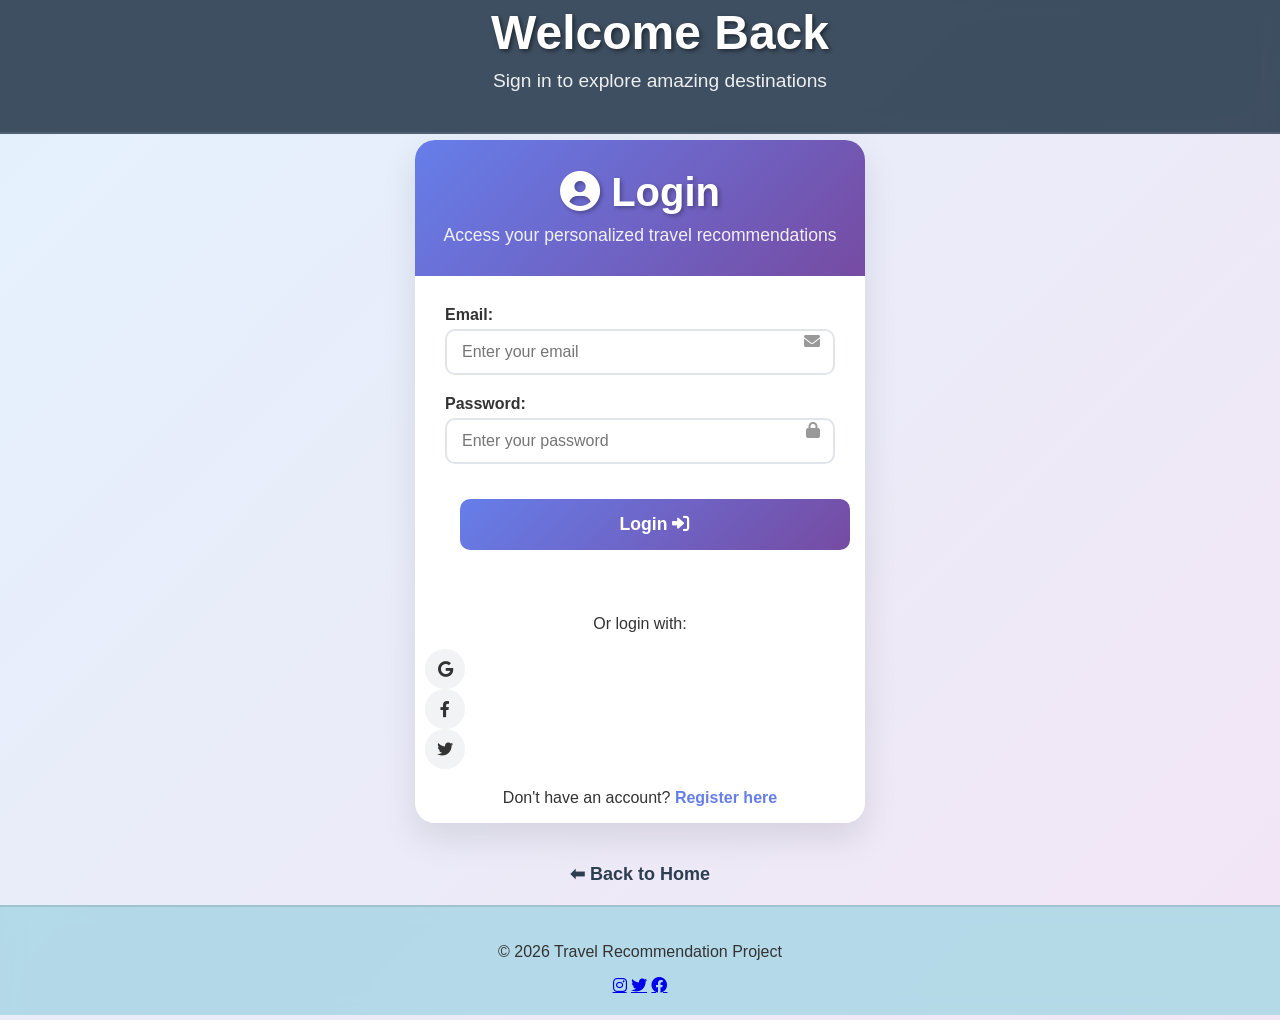
<file: login.html>
<!DOCTYPE html>
<html lang="en">
<head>
    <meta charset="UTF-8">
    <title>Login - Travel Recommendation</title>
    <link rel="stylesheet" href="style.css">
    <link rel="stylesheet" href="https://cdnjs.cloudflare.com/ajax/libs/font-awesome/6.0.0-beta3/css/all.min.css">
    <style>
        .login-container {
            display: flex;
            justify-content: center;
            align-items: center;
            min-height: 60vh;
            padding: 20px;
        }
        .login-card {
            background: white;
            width: 100%;
            max-width: 450px;
            border-radius: 20px;
            overflow: hidden;
            box-shadow: 0 15px 35px rgba(0,0,0,0.1);
            text-align: center;
            transition: transform 0.3s ease, box-shadow 0.3s ease;
        }
        .login-card:hover {
            transform: translateY(-5px);
            box-shadow: 0 20px 40px rgba(0,0,0,0.15);
        }
        .login-header {
            background: linear-gradient(135deg, #667eea 0%, #764ba2 100%);
            color: white;
            padding: 30px 20px;
        }
        .login-header h2 {
            margin: 0;
            font-size: 2.5em;
            text-shadow: 2px 2px 4px rgba(0,0,0,0.3);
        }
        .login-header p {
            margin: 10px 0 0 0;
            opacity: 0.9;
            font-size: 1.1em;
        }
        .login-form {
            padding: 30px;
        }
        .form-group {
            margin-bottom: 20px;
            text-align: left;
        }
        .form-group label {
            display: block;
            margin-bottom: 5px;
            font-weight: bold;
            color: #333;
        }
        .form-group input {
            width: 100%;
            padding: 12px 15px;
            border: 2px solid #e1e5e9;
            border-radius: 10px;
            box-sizing: border-box;
            font-size: 1em;
            transition: border-color 0.3s ease;
        }
        .form-group input:focus {
            outline: none;
            border-color: #667eea;
            box-shadow: 0 0 0 3px rgba(102, 126, 234, 0.1);
        }
        .form-group i {
            position: absolute;
            right: 15px;
            top: 50%;
            transform: translateY(-50%);
            color: #999;
        }
        .form-group {
            position: relative;
        }
        .login-btn {
            width: 100%;
            padding: 15px;
            background: linear-gradient(135deg, #667eea 0%, #764ba2 100%);
            color: white;
            border: none;
            border-radius: 10px;
            font-size: 1.1em;
            font-weight: bold;
            cursor: pointer;
            transition: transform 0.2s ease, box-shadow 0.2s ease;
        }
        .login-btn:hover {
            transform: translateY(-2px);
            box-shadow: 0 5px 15px rgba(102, 126, 234, 0.4);
        }
        .register-link {
            margin-top: 20px;
            color: #667eea;
            text-decoration: none;
            font-weight: bold;
            transition: color 0.3s ease;
        }
        .register-link:hover {
            color: #764ba2;
        }
        .social-login {
            margin-top: 20px;
        }
        .social-btn {
            display: inline-block;
            width: 40px;
            height: 40px;
            margin: 0 10px;
            border-radius: 50%;
            background: #f1f3f4;
            color: #333;
            text-decoration: none;
            transition: background 0.3s ease;
            display: flex;
            align-items: center;
            justify-content: center;
        }
        .social-btn:hover {
            background: #667eea;
            color: white;
        }
    </style>
</head>
<body class="login-page">

<header>
    <h1>Welcome Back</h1>
    <p>Sign in to explore amazing destinations</p>
</header>

<section class="login-container">
    <div class="login-card">
        <div class="login-header">
            <h2><i class="fas fa-user-circle"></i> Login</h2>
            <p>Access your personalized travel recommendations</p>
        </div>
        <form class="login-form" id="loginForm">
            <div class="form-group">
                <label for="email"><i class="fas fa-envelope"></i> Email:</label>
                <input type="email" id="email" name="email" required placeholder="Enter your email">
            </div>
            <div class="form-group">
                <label for="password"><i class="fas fa-lock"></i> Password:</label>
                <input type="password" id="password" name="password" required placeholder="Enter your password">
            </div>
            <button type="submit" class="login-btn">Login <i class="fas fa-sign-in-alt"></i></button>
        </form>
        <div class="social-login">
            <p>Or login with:</p>
            <a href="#" class="social-btn"><i class="fab fa-google"></i></a>
            <a href="#" class="social-btn"><i class="fab fa-facebook-f"></i></a>
            <a href="#" class="social-btn"><i class="fab fa-twitter"></i></a>
        </div>
        <p style="margin-top: 20px;">Don't have an account? <a href="#" class="register-link" onclick="alert('Registration coming soon!')">Register here</a></p>
    </div>
</section>

<a href="index.html" class="back">⬅ Back to Home</a>

<footer>
    <p>© 2026 Travel Recommendation Project</p>
    <div class="social-media">
        <a href="#" class="fab fa-instagram"></a>
        <a href="#" class="fab fa-twitter"></a>
        <a href="#" class="fab fa-facebook"></a>
    </div>
</footer>

<script src="script.js"></script>
<script>
    // Set Login as active on login.html page
    document.addEventListener('DOMContentLoaded', function() {
        const loginLink = document.querySelector('nav a[href="login.html"]');
        if (loginLink) {
            loginLink.classList.add('active');
        }
    });

document.getElementById('loginForm').addEventListener('submit', function(e) {
        e.preventDefault();
        const email = document.getElementById('email').value;
        const password = document.getElementById('password').value;
        // Simple validation (in a real app, this would be server-side)
        if (email && password) {
            // Set login status in localStorage
            localStorage.setItem('isLoggedIn', 'true');
            alert('Login successful! (This is a demo)');
            window.location.href = 'explore.html';
        } else {
            alert('Please fill in all fields');
        }
    });
</script>

</body>
</html>
</file>
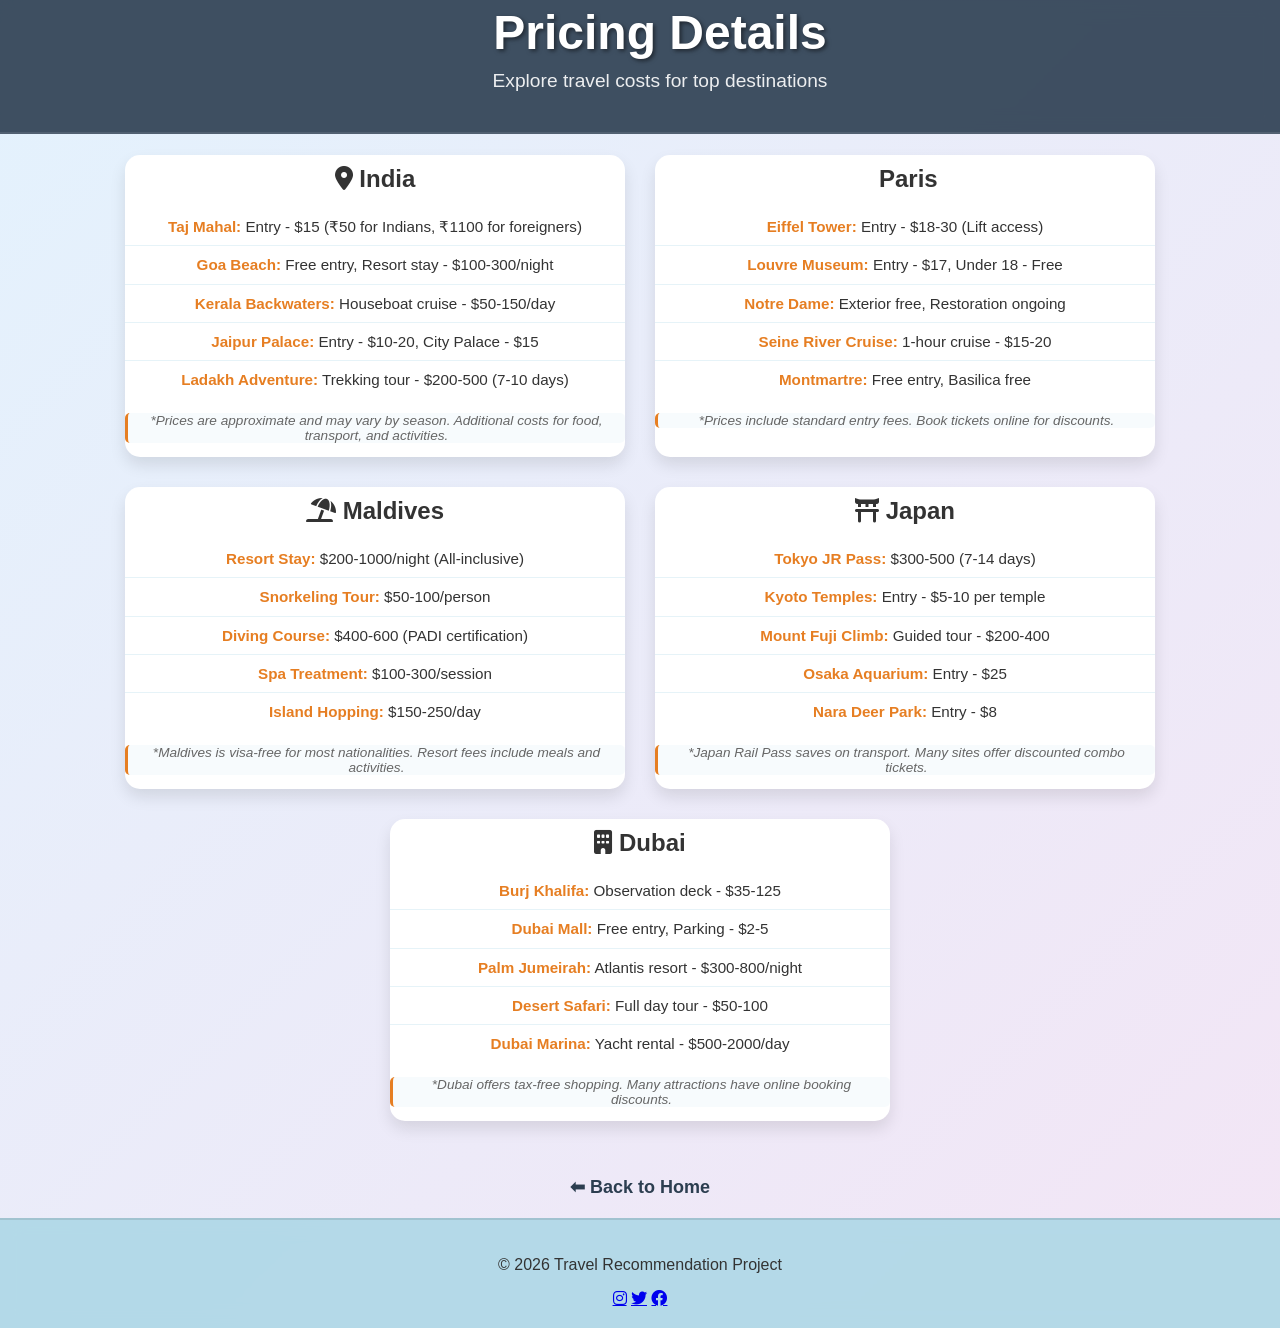
<file: pricing.html>
<!DOCTYPE html>
<html lang="en">
<head>
    <meta charset="UTF-8">
    <title>Pricing Details - Travel Recommendation</title>
    <link rel="stylesheet" href="style.css">
    <link rel="stylesheet" href="https://cdnjs.cloudflare.com/ajax/libs/font-awesome/6.0.0-beta3/css/all.min.css">
</head>
<body class="pricing-page">

<header>
    <h1>Pricing Details</h1>
    <p>Explore travel costs for top destinations</p>
</header>

<section class="container">

    <div class="card">
        <h2><i class="fas fa-map-marker-alt"></i> India</h2>
        <ul class="pricing-list">
            <li><strong>Taj Mahal:</strong> Entry - $15 (₹50 for Indians, ₹1100 for foreigners)</li>
            <li><strong>Goa Beach:</strong> Free entry, Resort stay - $100-300/night</li>
            <li><strong>Kerala Backwaters:</strong> Houseboat cruise - $50-150/day</li>
            <li><strong>Jaipur Palace:</strong> Entry - $10-20, City Palace - $15</li>
            <li><strong>Ladakh Adventure:</strong> Trekking tour - $200-500 (7-10 days)</li>
        </ul>
        <p class="note">*Prices are approximate and may vary by season. Additional costs for food, transport, and activities.</p>
    </div>

    <div class="card">
        <h2><i class="fas fa-eiffel-tower"></i> Paris</h2>
        <ul class="pricing-list">
            <li><strong>Eiffel Tower:</strong> Entry - $18-30 (Lift access)</li>
            <li><strong>Louvre Museum:</strong> Entry - $17, Under 18 - Free</li>
            <li><strong>Notre Dame:</strong> Exterior free, Restoration ongoing</li>
            <li><strong>Seine River Cruise:</strong> 1-hour cruise - $15-20</li>
            <li><strong>Montmartre:</strong> Free entry, Basilica free</li>
        </ul>
        <p class="note">*Prices include standard entry fees. Book tickets online for discounts.</p>
    </div>

    <div class="card">
        <h2><i class="fas fa-umbrella-beach"></i> Maldives</h2>
        <ul class="pricing-list">
            <li><strong>Resort Stay:</strong> $200-1000/night (All-inclusive)</li>
            <li><strong>Snorkeling Tour:</strong> $50-100/person</li>
            <li><strong>Diving Course:</strong> $400-600 (PADI certification)</li>
            <li><strong>Spa Treatment:</strong> $100-300/session</li>
            <li><strong>Island Hopping:</strong> $150-250/day</li>
        </ul>
        <p class="note">*Maldives is visa-free for most nationalities. Resort fees include meals and activities.</p>
    </div>

    <div class="card">
        <h2><i class="fas fa-torii-gate"></i> Japan</h2>
        <ul class="pricing-list">
            <li><strong>Tokyo JR Pass:</strong> $300-500 (7-14 days)</li>
            <li><strong>Kyoto Temples:</strong> Entry - $5-10 per temple</li>
            <li><strong>Mount Fuji Climb:</strong> Guided tour - $200-400</li>
            <li><strong>Osaka Aquarium:</strong> Entry - $25</li>
            <li><strong>Nara Deer Park:</strong> Entry - $8</li>
        </ul>
        <p class="note">*Japan Rail Pass saves on transport. Many sites offer discounted combo tickets.</p>
    </div>

    <div class="card">
        <h2><i class="fas fa-building"></i> Dubai</h2>
        <ul class="pricing-list">
            <li><strong>Burj Khalifa:</strong> Observation deck - $35-125</li>
            <li><strong>Dubai Mall:</strong> Free entry, Parking - $2-5</li>
            <li><strong>Palm Jumeirah:</strong> Atlantis resort - $300-800/night</li>
            <li><strong>Desert Safari:</strong> Full day tour - $50-100</li>
            <li><strong>Dubai Marina:</strong> Yacht rental - $500-2000/day</li>
        </ul>
        <p class="note">*Dubai offers tax-free shopping. Many attractions have online booking discounts.</p>
    </div>

</section>

<a href="index.html" class="back">⬅ Back to Home</a>

<footer>
    <p>© 2026 Travel Recommendation Project</p>
    <div class="social-media">
        <a href="#" class="fab fa-instagram"></a>
        <a href="#" class="fab fa-twitter"></a>
        <a href="#" class="fab fa-facebook"></a>
    </div>
</footer>

<script src="script.js"></script>
<script>
    // Set Pricing Detail as active on pricing.html page
    document.addEventListener('DOMContentLoaded', function() {
        const pricingLink = document.querySelector('nav a[href="pricing.html"]');
        if (pricingLink) {
            pricingLink.classList.add('active');
        }
    });
</script>

</body>
</html>
</file>
<file: style.css>
body {
    margin: 0;
    font-family: 'Segoe UI', Tahoma, Geneva, Verdana, sans-serif;
    background: linear-gradient(135deg, #e3f2fd 0%, #f3e5f5 100%);
    min-height: 100vh;
    color: #333;
    display: flex;
    flex-direction: column;
    overflow-x: hidden;
}

body.home {
    padding-top: 70px; /* Account for fixed navbar on home page */
}

body:not(.home) {
    padding-top: 120px; /* Account for fixed header on country pages */
}

body.pricing-page {
    padding-top: 120px;
}

body.pricing-page nav {
    position: static;
    order: 1;
}

body.pricing-page header {
    order: 2;
}

body.pricing-page .container {
    order: 0;
}

body.pricing-page footer {
    order: 3;
}

body.contact-page {
    padding-top: 120px;
}

body.contact-page header {
    position: fixed;
    top: 0;
    width: 100%;
    z-index: 1000;
    text-align: center;
}



body.login-page header,
body.pricing-page header {
    position: fixed;
    top: 0;
    width: 100%;
    z-index: 1000;
    text-align: center;
}

body.india-page header,
body.dubai-page header,
body.japan-page header,
body.maldives-page header,
body.paris-page header {
    position: fixed;
    top: 0;
    width: 100%;
    z-index: 1000;
    text-align: center;
}

.hero {
    background: url('https://gctlinfosys.com/wp-content/uploads/2023/02/Tour-and-Travel-Website-Development3.jpg') no-repeat center center/cover;
    height: 100vh;
    display: flex;
    align-items: center;
    justify-content: center;
    text-align: center;
    color: white;
    position: relative;
}

.hero::before {
    content: '';
    position: absolute;
    top: 0;
    left: 0;
    right: 0;
    bottom: 0;
    background: rgba(0, 0, 0, 0.5);
    z-index: 1;
}

.hero-content {
    z-index: 2;
    max-width: 800px;
    padding: 20px;
}

.hero h1 {
    font-size: 4em;
    margin: 0;
    text-shadow: 2px 2px 4px rgba(0,0,0,0.7);
    animation: fadeInUp 1s ease;
}

.hero p {
    font-size: 1.5em;
    margin: 20px 0;
    opacity: 0.9;
    animation: fadeInUp 1s ease 0.5s both;
}

.cta-button {
    display: inline-block;
    padding: 15px 30px;
    background: #e67e22;
    color: white;
    text-decoration: none;
    border-radius: 50px;
    font-size: 1.2em;
    font-weight: bold;
    transition: all 0.3s ease;
    animation: fadeInUp 1s ease 1s both;
}

.cta-button:hover {
    background: #d35400;
    transform: translateY(-5px);
    box-shadow: 0 10px 20px rgba(0,0,0,0.2);
}

@keyframes fadeInUp {
    from {
        opacity: 0;
        transform: translateY(30px);
    }
    to {
        opacity: 1;
        transform: translateY(0);
    }
}

header {
    background: rgba(44, 62, 80, 0.9);
    color: white;
    padding: 5px 20px 40px 20px;
    text-align: center;
    backdrop-filter: blur(10px);
    border-bottom: 2px solid rgba(255, 255, 255, 0.1);
}

header h1 {
    font-size: 3em;
    margin: 0;
    text-shadow: 2px 2px 4px rgba(0,0,0,0.5);
}

header p {
    font-size: 1.2em;
    margin: 10px 0 0 0;
    opacity: 0.9;
}

nav {
    background: #2c3e50;
    padding: 15px 20px;
    position: fixed;
    top: 0;
    width: 100%;
    z-index: 1000;
    box-shadow: 0 2px 5px rgba(0,0,0,0.1);
}

.nav-container {
    display: flex;
    justify-content: space-between;
    align-items: center;
    max-width: 1200px;
    margin: 0 auto;
}

.logo {
    color: white;
    font-size: 1.5em;
    font-weight: bold;
    display: flex;
    align-items: center;
}

.logo i {
    margin-right: 10px;
}

.nav-links {
    display: flex;
    list-style: none;
    margin: 0;
    padding: 0;
}

.nav-links li {
    margin: 0 15px;
}

.nav-links a {
    color: white;
    text-decoration: none;
    font-weight: bold;
    font-size: 1.1em;
    transition: all 0.3s ease;
    position: relative;
}

.nav-links a:hover {
    color: #e67e22;
    transform: translateY(-2px);
}

.nav-links a:active {
    transform: translateY(0);
    color: #d35400;
}

.nav-links a.active {
    color: #e67e22;
    font-weight: bold;
    transform: translateY(-2px);
    transition: all 0.3s ease;
    position: relative;
}

.nav-links a.active::after {
    content: '';
    position: absolute;
    bottom: -5px;
    left: 50%;
    transform: translateX(-50%);
    width: 0;
    height: 2px;
    background: #e67e22;
    animation: underline 0.3s ease forwards;
}

@keyframes underline {
    to {
        width: 100%;
    }
}

.container {
    display: flex;
    flex-wrap: wrap;
    justify-content: center;
    padding: 20px;
    flex: 1;
}

.card {
    background: white;
    width: 500px;
    margin: 15px;
    border-radius: 15px;
    overflow: hidden;
    box-shadow: 0 8px 16px rgba(0,0,0,0.1);
    text-align: center;
    transition: transform 0.3s ease, box-shadow 0.3s ease;
    position: relative;
}

.card:hover {
    transform: translateY(-10px);
    box-shadow: 0 12px 24px rgba(0,0,0,0.2);
}

.card img {
    width: 100%;
    height: 500px;
    object-fit: cover;
}

.card h2 {
    margin: 10px 0;
}

.card p {
    padding: 0 15px;
}

button {
    margin: 15px;
    padding: 10px 20px;
    background: #e67e22;
    color: white;
    border: none;
    border-radius: 5px;
    cursor: pointer;
}

button:hover {
    background: #d35400;
}

footer {
    background: rgba(173, 216, 230, 0.9);
    color: #333;
    text-align: center;
    padding: 20px;
    backdrop-filter: blur(10px);
    border-top: 2px solid rgba(0, 0, 0, 0.1);
}
.back {
    display: block;
    text-align: center;
    margin: 20px;
    font-size: 18px;
    text-decoration: none;
    color: #2c3e50;
    font-weight: bold;
}

/* Modal styles */
.modal {
    display: none;
    position: fixed;
    z-index: 1000;
    left: 0;
    top: 0;
    width: 100%;
    height: 100%;
    overflow: auto;
    background-color: rgba(0,0,0,0.5);
    animation: fadeIn 0.3s ease;
}

.modal-content {
    background-color: #fefefe;
    margin: 15% auto;
    padding: 20px;
    border: 1px solid #888;
    width: 80%;
    max-width: 500px;
    border-radius: 8px;
    box-shadow: 0 4px 8px rgba(0,0,0,0.2);
    animation: slideIn 0.3s ease;
}

.close {
    color: #aaa;
    float: right;
    font-size: 28px;
    font-weight: bold;
    cursor: pointer;
}

.close:hover,
.close:focus {
    color: black;
    text-decoration: none;
}

@keyframes fadeIn {
    from { opacity: 0; }
    to { opacity: 1; }
}

@keyframes slideIn {
    from { transform: translateY(-50px); opacity: 0; }
    to { transform: translateY(0); opacity: 1; }
}

/* Pricing list styles */
.pricing-list {
    list-style: none;
    padding: 0;
    margin: 15px 0;
}

.pricing-list li {
    padding: 8px 0;
    border-bottom: 1px solid rgba(173, 216, 230, 0.3);
    color: #333;
    font-size: 0.95em;
    line-height: 1.4;
}

.pricing-list li:last-child {
    border-bottom: none;
}

.pricing-list strong {
    color: #e67e22;
    font-weight: bold;
}

.note {
    font-size: 0.85em;
    color: #666;
    font-style: italic;
    margin-top: 10px;
    padding: 10px;
    background: rgba(173, 216, 230, 0.1);
    border-radius: 5px;
    border-left: 3px solid #e67e22;
}

/* Contact page styles */
.contact-card {
    background: white;
    width: 600px;
    max-width: 90%;
    margin: 20px auto;
    border-radius: 15px;
    padding: 30px;
    box-shadow: 0 8px 16px rgba(0,0,0,0.1);
    text-align: center;
    animation: slideIn 0.5s ease;
}

.contact-card h2 {
    color: #2c3e50;
    margin-bottom: 10px;
    font-size: 2.5em;
}

.contact-card p {
    color: #666;
    margin-bottom: 30px;
    font-size: 1.1em;
}

.form-group {
    margin-bottom: 20px;
    text-align: left;
}

.form-group label {
    display: block;
    margin-bottom: 5px;
    color: #333;
    font-weight: bold;
}

.form-group input,
.form-group textarea {
    width: 100%;
    padding: 12px;
    border: 2px solid #e3f2fd;
    border-radius: 8px;
    font-size: 1em;
    transition: border-color 0.3s ease;
    box-sizing: border-box;
}

.form-group input:focus,
.form-group textarea:focus {
    outline: none;
    border-color: #e67e22;
}

.submit-btn {
    background: #e67e22;
    color: white;
    border: none;
    padding: 15px 30px;
    border-radius: 50px;
    font-size: 1.2em;
    font-weight: bold;
    cursor: pointer;
    transition: all 0.3s ease;
    margin-top: 20px;
}

.submit-btn:hover {
    background: #d35400;
    transform: translateY(-3px);
    box-shadow: 0 5px 15px rgba(230, 126, 34, 0.4);
}

/* Contact Page Specific Styles */
.contact-container {
    display:flex;
    align-items: center;
    justify-content: center;
    min-height: calc(100vh - 300px);
    padding: 40px 20px;
    position: sticky;
    top: 0;
    z-index: 999;
}

.contact-card {
    background: white;
    width: 600px;
    max-width: 90%;
    border-radius: 20px;
    padding: 40px;
    box-shadow: 0 15px 40px rgba(0, 0, 0, 0.15);
    position: relative;
    overflow: hidden;
    animation: scaleIn 0.6s ease-out;
}

.contact-card::before {
    content: '';
    position: absolute;
    top: -50%;
    right: -50%;
    width: 300px;
    height: 300px;
    background: radial-gradient(circle, rgba(230, 126, 34, 0.1), transparent);
    animation: float 6s ease-in-out infinite;
}

.contact-card::after {
    content: '';
    position: absolute;
    bottom: -50%;
    left: -50%;
    width: 300px;
    height: 300px;
    background: radial-gradient(circle, rgba(44, 62, 80, 0.05), transparent);
    animation: float 8s ease-in-out infinite reverse;
}

@keyframes scaleIn {
    from {
        opacity: 0;
        transform: scale(0.95) translateY(20px);
    }
    to {
        opacity: 1;
        transform: scale(1) translateY(0);
    }
}

@keyframes float {
    0%, 100% {
        transform: translate(0, 0);
    }
    50% {
        transform: translate(20px, 20px);
    }
}

@keyframes slideIn {
    from {
        opacity: 0;
        transform: translateX(-30px);
    }
    to {
        opacity: 1;
        transform: translateX(0);
    }
}

@keyframes fadeInScale {
    from {
        opacity: 0;
        transform: scale(0.9);
    }
    to {
        opacity: 1;
        transform: scale(1);
    }
}

.contact-card-header {
    text-align: center;
    margin-bottom: 30px;
    position: relative;
    z-index: 1;
}

.contact-card-header i {
    font-size: 3em;
    color: #e67e22;
    margin-bottom: 15px;
    animation: bounce 2s ease-in-out infinite;
}

.contact-card-header h2 {
    color: #2c3e50;
    margin: 15px 0 5px 0;
    font-size: 2.5em;
    font-weight: bold;
}

.contact-card-header + p {
    color: #666;
    font-size: 1.1em;
    margin-top: 10px;
}

@keyframes bounce {
    0%, 100% {
        transform: translateY(0);
    }
    50% {
        transform: translateY(-10px);
    }
}

.contact-form {
    position: relative;
    z-index: 1;
}

.contact-form .form-group {
    margin-bottom: 25px;
    text-align: left;
    animation: slideIn 0.5s ease-out;
    animation-fill-mode: both;
}

.contact-form .form-group:nth-child(1) {
    animation-delay: 0.1s;
}

.contact-form .form-group:nth-child(2) {
    animation-delay: 0.2s;
}

.contact-form .form-group:nth-child(3) {
    animation-delay: 0.3s;
}

.contact-form label {
    display: block;
    margin-bottom: 8px;
    color: #2c3e50;
    font-weight: 600;
    font-size: 1.05em;
}

.contact-form label i {
    color: #e67e22;
    margin-right: 8px;
}

.contact-form input,
.contact-form textarea {
    width: 100%;
    padding: 14px 16px;
    border: 2px solid #e3f2fd;
    border-radius: 10px;
    font-size: 1em;
    font-family: inherit;
    transition: all 0.3s ease;
    box-sizing: border-box;
    background: #fafafa;
}

.contact-form input::placeholder,
.contact-form textarea::placeholder {
    color: #aaa;
}

.contact-form input:focus,
.contact-form textarea:focus {
    outline: none;
    border-color: #e67e22;
    background: white;
    box-shadow: 0 0 0 4px rgba(230, 126, 34, 0.1);
    transform: translateY(-2px);
}

.contact-form input:hover,
.contact-form textarea:hover {
    border-color: #e67e22;
    background: white;
}

.contact-form textarea {
    resize: vertical;
    min-height: 140px;
}

.contact-form .submit-btn {
    width: 100%;
    padding: 15px 30px;
    background: linear-gradient(135deg, #e67e22 0%, #d35400 100%);
    color: white;
    border: none;
    border-radius: 10px;
    font-size: 1.1em;
    font-weight: bold;
    cursor: pointer;
    transition: all 0.3s ease;
    margin-top: 15px;
    position: relative;
    z-index: 1;
    display: flex;
    align-items: center;
    justify-content: center;
    gap: 10px;
    animation: slideIn 0.5s ease-out 0.4s both;
}

.contact-form .submit-btn:hover {
    background: linear-gradient(135deg, #d35400 0%, #c74200 100%);
    transform: translateY(-4px);
    box-shadow: 0 8px 20px rgba(230, 126, 34, 0.35);
}
.contact-form .submit-btn:active {
    transform: translateY(-2px);
}

.success-message {
    position: relative;
    z-index: 1;
    text-align: center;
    padding: 30px;
    animation: fadeInScale 0.5s ease-out;
}

.success-message i {
    font-size: 4em;
    color: #27ae60;
    margin-bottom: 15px;
    display: block;
    animation: bounce 0.6s ease-out;
}

.success-message p {
    font-size: 1.2em;
    color: #2c3e50;
    margin: 0;
    font-weight: 500;
}


/* Explore page styles */
body.explore-page {
    padding-top: 70px;
}

body.explore-page .container {
    background: linear-gradient(135deg, #f8f9fa 0%, #e9ecef 100%);
    padding: 40px 20px;
    margin: 20px auto;
    border-radius: 20px;
    max-width: 1200px;
}

/* Section Title */
.section-title {
    width: 100%;
    text-align: center;
    margin-bottom: 30px;
}

.section-title h2 {
    font-size: 2.5em;
    color: #2c3e50;
    margin-bottom: 10px;
}

.section-title p {
    font-size: 1.1em;
    color: #666;
}

/* Flight Booking Section */
.flight-booking {
    background: linear-gradient(135deg, #f8f9fa 0%, #e9ecef 100%);
    padding: 40px 20px;
    margin-top: 20px;
    border-radius: 20px;
}

.flight-card {
    background: white;
    width: 300px;
    margin: 15px;
    border-radius: 15px;
    padding: 25px;
    text-align: center;
    box-shadow: 0 8px 16px rgba(0,0,0,0.1);
    transition: transform 0.3s ease, box-shadow 0.3s ease;
    position: relative;
}

.flight-card:hover {
    transform: translateY(-10px);
    box-shadow: 0 15px 30px rgba(0,0,0,0.2);
}

.flight-icon {
    width: 70px;
    height: 70px;
    background: linear-gradient(135deg, #667eea 0%, #764ba2 100%);
    border-radius: 50%;
    display: flex;
    align-items: center;
    justify-content: center;
    margin: 0 auto 15px;
}

.flight-icon i {
    font-size: 30px;
    color: white;
}

.flight-card h3 {
    color: #2c3e50;
    margin: 10px 0;
    font-size: 1.4em;
}

.flight-card p {
    color: #666;
    font-size: 0.95em;
    margin-bottom: 15px;
    line-height: 1.5;
}

.flight-card button {
    background: linear-gradient(135deg, #667eea 0%, #764ba2 100%);
    color: white;
    border: none;
    padding: 12px 25px;
    border-radius: 25px;
    cursor: pointer;
    font-weight: bold;
    transition: transform 0.2s ease;
}

.flight-card button:hover {
    transform: scale(1.05);
}

.flight-badge {
    display: inline-block;
    background: #27ae60;
    color: white;
    padding: 5px 12px;
    border-radius: 15px;
    font-size: 0.8em;
    font-weight: bold;
    margin-top: 10px;
}

/* Logout Button */
.logout-container {
    width: 100%;
    text-align: center;
    margin-top: 30px;
}

.logout-button {
    background: linear-gradient(135deg, #e74c3c 0%, #c0392b 100%);
    color: white;
    border: none;
    padding: 15px 40px;
    border-radius: 30px;
    font-size: 1.1em;
    font-weight: bold;
    cursor: pointer;
    transition: all 0.3s ease;
}

.logout-button:hover {
    transform: scale(1.05);
    box-shadow: 0 5px 15px rgba(231, 76, 60, 0.4);
}

/* Responsive Design */
@media (max-width: 768px) {
    .hero h1 {
        font-size: 2.5em;
    }

    .hero p {
        font-size: 1.2em;
    }

    .card {
        width: 100%;
        max-width: 500px;
    }

    .footer-content {
        flex-direction: column;
        align-items: center;
    }

    .footer-section {
        text-align: center;
        margin: 10px 0;
    }

    nav a {
        display: block;
        margin: 10px 0;
    }

    .contact-card {
        width: 100%;
        padding: 25px;
    }

    .contact-card-header h2 {
        font-size: 2em;
    }

    .contact-form input,
    .contact-form textarea {
        padding: 12px 14px;
        font-size: 16px; /* Prevents zoom on mobile */
    }
}

@media (max-width: 480px) {
    .hero h1 {
        font-size: 2em;
    }

    .hero p {
        font-size: 1em;
    }

    .cta-button {
        padding: 12px 24px;
        font-size: 1em;
    }

    .card img {
        height: 300px;
    }
}
</file>
